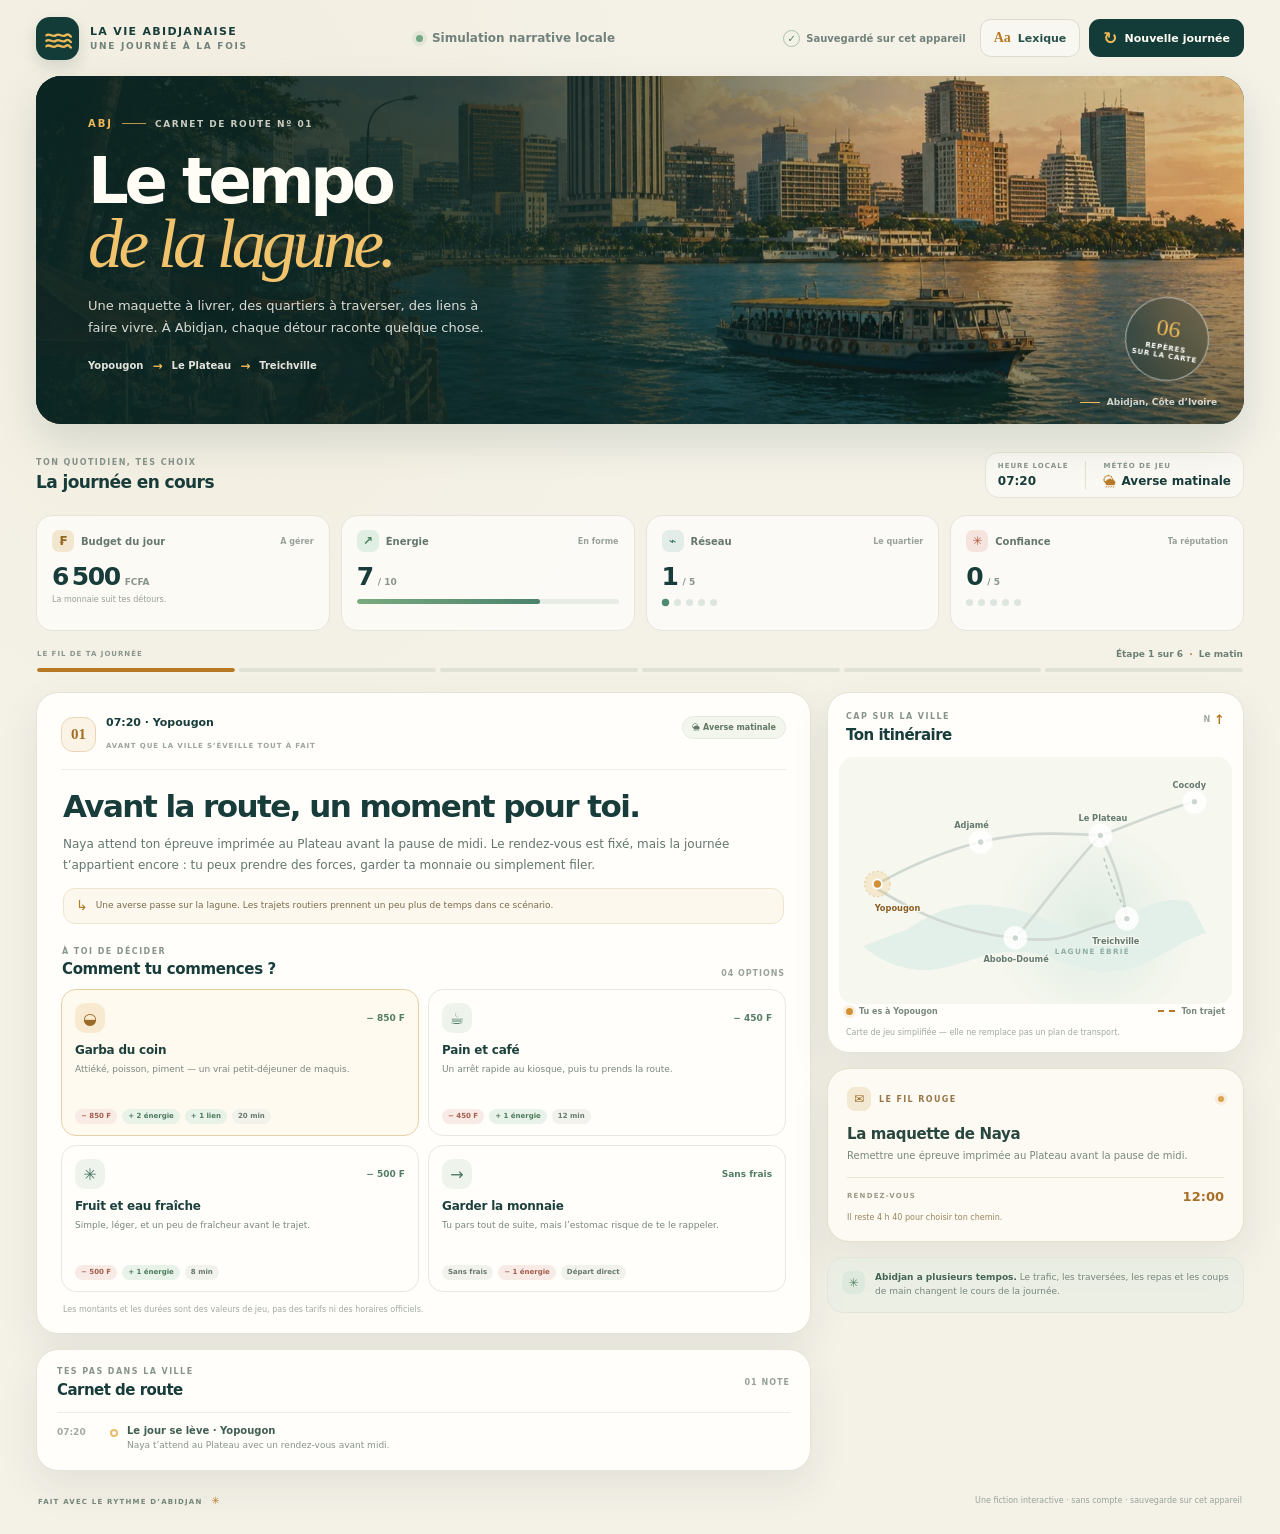
<file: index.html>
<!doctype html>
<html lang="fr">
  <head>
    <meta charset="UTF-8" />
    <meta name="viewport" content="width=device-width, initial-scale=1.0" />
    <meta name="theme-color" content="#f4f1e7" />
    <meta
      name="description"
      content="Une journée à Abidjan : choisis tes trajets, tes rencontres et ton rythme dans une simulation narrative locale."
    />
    <title>La vie abidjanaise — Un jour à la fois</title>
    <link rel="icon" href="data:image/svg+xml,%3Csvg xmlns='http://www.w3.org/2000/svg' viewBox='0 0 100 100'%3E%3Crect width='100' height='100' rx='24' fill='%23154340'/%3E%3Cpath d='M17 56c11-10 20 10 32 0s21 10 34 0M17 71c11-10 20 10 32 0s21 10 34 0' fill='none' stroke='%23f4bd62' stroke-width='7' stroke-linecap='round'/%3E%3C/svg%3E" />
    <link rel="stylesheet" href="styles.css" />
    <script type="module" src="game.js"></script>
  </head>
  <body>
    <div class="app-shell">
      <header class="topbar">
        <a class="brand" href="./" aria-label="La vie abidjanaise, accueil">
          <span class="brand-mark" aria-hidden="true">
            <svg viewBox="0 0 44 44" fill="none">
              <path d="M5 18c5-4 9 4 14 0s9 4 14 0 7 2 8 2" />
              <path d="M5 26c5-4 9 4 14 0s9 4 14 0 7 2 8 2" />
              <path d="M5 34c5-4 9 4 14 0s9 4 14 0 7 2 8 2" />
            </svg>
          </span>
          <span class="brand-copy">
            <strong>LA VIE ABIDJANAISE</strong>
            <small>UNE JOURNÉE À LA FOIS</small>
          </span>
        </a>

        <div class="topbar-center">
          <span class="live-dot" aria-hidden="true"></span>
          <span>Simulation narrative locale</span>
        </div>

        <div class="topbar-actions">
          <span class="save-state" id="save-state">
            <span class="save-icon" aria-hidden="true">✓</span>
            <span id="save-label">Sauvegarde locale</span>
          </span>
          <button class="button button-quiet" id="glossary-button" type="button">
            <span class="button-symbol" aria-hidden="true">Aa</span>
            Lexique
          </button>
          <button class="button button-reset" id="reset-button" type="button" title="Recommencer la journée">
            <span aria-hidden="true">↻</span>
            <span class="reset-label">Nouvelle journée</span>
          </button>
        </div>
      </header>

      <main class="page-content">
        <section class="hero" aria-labelledby="hero-title">
          <img
            class="hero-photo"
            src="public/images/abidjan-lagoon-evening.webp"
            alt="La lagune Ébrié au coucher du soleil, entre le Plateau et Treichville."
          />
          <div class="hero-shade" aria-hidden="true"></div>
          <div class="hero-content">
            <p class="hero-kicker"><span>ABJ</span><i></i> CARNET DE ROUTE Nº 01</p>
            <h1 id="hero-title">Le tempo<br /><em>de la lagune.</em></h1>
            <p class="hero-intro">
              Une maquette à livrer, des quartiers à traverser, des liens à faire vivre.
              À Abidjan, chaque détour raconte quelque chose.
            </p>
            <div class="hero-tags" aria-label="Lieux de cette journée">
              <span>Yopougon</span><b>→</b><span>Le Plateau</span><b>→</b><span>Treichville</span>
            </div>
          </div>
          <div class="hero-stamp" aria-hidden="true">
            <span>06</span>
            <small>REPÈRES<br />SUR LA CARTE</small>
          </div>
          <div class="hero-caption">
            <span class="caption-line"></span>
            <span>Abidjan, Côte d’Ivoire</span>
          </div>
        </section>

        <section class="day-overview" aria-label="État de ta journée">
          <div class="overview-heading">
            <div>
              <p class="section-kicker">TON QUOTIDIEN, TES CHOIX</p>
              <h2>La journée en cours</h2>
            </div>
            <div class="clock-weather">
              <div class="clock-block">
                <span class="micro-label">HEURE LOCALE</span>
                <strong id="current-time">07:20</strong>
              </div>
              <span class="clock-divider" aria-hidden="true"></span>
              <div class="weather-block">
                <span class="micro-label">MÉTÉO DE JEU</span>
                <strong><span id="weather-icon" aria-hidden="true">☀</span><span id="weather-label">Ciel clair</span></strong>
              </div>
            </div>
          </div>

          <div class="metrics-grid">
            <article class="metric-card metric-money">
              <div class="metric-topline">
                <span class="metric-icon" aria-hidden="true">₣</span>
                <span class="metric-label">Budget du jour</span>
                <span class="metric-status" id="money-status">À gérer</span>
              </div>
              <strong class="metric-value"><span id="money-value">6 500</span><small>FCFA</small></strong>
              <span class="metric-caption">La monnaie suit tes détours.</span>
            </article>
            <article class="metric-card metric-energy">
              <div class="metric-topline">
                <span class="metric-icon" aria-hidden="true">↗</span>
                <span class="metric-label">Énergie</span>
                <span class="metric-status" id="energy-status">En forme</span>
              </div>
              <strong class="metric-value"><span id="energy-value">7</span><small>/ 10</small></strong>
              <div class="meter" role="meter" aria-label="Énergie" aria-valuemin="0" aria-valuemax="10" aria-valuenow="7">
                <span class="meter-fill" id="energy-meter"></span>
              </div>
            </article>
            <article class="metric-card metric-network">
              <div class="metric-topline">
                <span class="metric-icon" aria-hidden="true">⌁</span>
                <span class="metric-label">Réseau</span>
                <span class="metric-status">Le quartier</span>
              </div>
              <strong class="metric-value"><span id="network-value">1</span><small>/ 5</small></strong>
              <div class="dot-meter" id="network-meter" aria-label="Réseau, 1 sur 5"></div>
            </article>
            <article class="metric-card metric-trust">
              <div class="metric-topline">
                <span class="metric-icon" aria-hidden="true">✳</span>
                <span class="metric-label">Confiance</span>
                <span class="metric-status">Ta réputation</span>
              </div>
              <strong class="metric-value"><span id="trust-value">0</span><small>/ 5</small></strong>
              <div class="dot-meter trust-meter" id="trust-meter" aria-label="Confiance, 0 sur 5"></div>
            </article>
          </div>

          <div class="day-progress">
            <div class="progress-copy">
              <span class="micro-label">LE FIL DE TA JOURNÉE</span>
              <span id="progress-copy">Étape 1 sur 6 <b>·</b> Le matin</span>
            </div>
            <div class="progress-track" id="progress-track" aria-label="Progression de la journée"></div>
          </div>
        </section>

        <div class="game-layout">
          <section class="story-column" aria-label="Scène et décisions">
            <article class="scene-card" id="scene-card" aria-label="Scène interactive" aria-live="polite">
              <div id="scene-mount"></div>
            </article>

            <section class="journal-card" aria-labelledby="journal-title">
              <div class="journal-heading">
                <div>
                  <p class="section-kicker">TES PAS DANS LA VILLE</p>
                  <h2 id="journal-title">Carnet de route</h2>
                </div>
                <span class="journal-counter" id="journal-counter">01 NOTE</span>
              </div>
              <ol class="journal-list" id="journal-list"></ol>
            </section>
          </section>

          <aside class="city-column" aria-label="Carte et objectif du jour">
            <section class="map-card" aria-labelledby="map-title">
              <div class="card-heading">
                <div>
                  <p class="section-kicker">CAP SUR LA VILLE</p>
                  <h2 id="map-title">Ton itinéraire</h2>
                </div>
                <span class="map-compass" aria-hidden="true">N<span>↑</span></span>
              </div>
              <div class="map-wrap">
                <svg class="city-map" viewBox="0 0 430 270" role="img" aria-labelledby="map-svg-title map-svg-desc">
                  <title id="map-svg-title">Carte schématique d’Abidjan</title>
                  <desc id="map-svg-desc">Yopougon, Adjamé, Abobo-Doumé, le Plateau, Cocody et Treichville reliés par des trajets stylisés autour de la lagune Ébrié.</desc>
                  <path class="lagoon-shape" d="M76 188c45-31 75-30 118-21 37 8 57 30 98 16 31-11 59-34 92-24l18 34c-36 9-66 44-111 42-44-2-60-24-101-22-42 1-69 25-110 19-22-3-39-13-54-25z" />
                  <text class="lagoon-label" x="236" y="216">LAGUNE ÉBRIÉ</text>
                  <path class="map-road" d="M42 139C81 117 114 103 155 93S230 82 286 86" />
                  <path class="map-road" d="M43 145C84 170 124 190 191 198S256 188 315 177" />
                  <path class="map-road" d="M193 198C222 165 249 125 286 86" />
                  <path class="map-road" d="M286 86C324 72 355 58 389 49" />
                  <path class="map-road" d="M286 86C302 116 311 146 315 177" />
                  <path class="map-bridge" d="M290 111C296 132 304 151 313 166" />
                  <path class="chosen-route" id="chosen-route" d="M42 139" />

                  <g class="map-stop is-current" data-stop="yopougon" transform="translate(42 139)">
                    <circle class="stop-halo" r="14" />
                    <circle class="stop-dot" r="5" />
                    <text x="-3" y="29">Yopougon</text>
                  </g>
                  <g class="map-stop" data-stop="adjame" transform="translate(155 93)">
                    <circle class="stop-halo" r="13" />
                    <circle class="stop-dot" r="4" />
                    <text x="-29" y="-15">Adjamé</text>
                  </g>
                  <g class="map-stop" data-stop="abobo-doume" transform="translate(193 198)">
                    <circle class="stop-halo" r="13" />
                    <circle class="stop-dot" r="4" />
                    <text x="-35" y="26">Abobo-Doumé</text>
                  </g>
                  <g class="map-stop" data-stop="plateau" transform="translate(286 86)">
                    <circle class="stop-halo" r="13" />
                    <circle class="stop-dot" r="4" />
                    <text x="-24" y="-16">Le Plateau</text>
                  </g>
                  <g class="map-stop" data-stop="cocody" transform="translate(389 49)">
                    <circle class="stop-halo" r="13" />
                    <circle class="stop-dot" r="4" />
                    <text x="-24" y="-15">Cocody</text>
                  </g>
                  <g class="map-stop" data-stop="treichville" transform="translate(315 177)">
                    <circle class="stop-halo" r="13" />
                    <circle class="stop-dot" r="4" />
                    <text x="-38" y="28">Treichville</text>
                  </g>
                </svg>
              </div>
              <div class="map-legend">
                <span><i class="legend-dot legend-here"></i><span id="current-place-label">Tu es à Yopougon</span></span>
                <span><i class="legend-line"></i>Ton trajet</span>
              </div>
              <p class="map-disclaimer">Carte de jeu simplifiée — elle ne remplace pas un plan de transport.</p>
            </section>

            <section class="mission-card" aria-labelledby="mission-title">
              <div class="mission-topline">
                <span class="mission-icon" aria-hidden="true">✉</span>
                <span class="mission-label">LE FIL ROUGE</span>
                <span class="mission-dot" aria-hidden="true"></span>
              </div>
              <h2 id="mission-title">La maquette de Naya</h2>
              <p id="mission-copy">Remettre une épreuve imprimée au Plateau avant la pause de midi.</p>
              <div class="mission-deadline">
                <span>RENDEZ-VOUS</span>
                <strong id="mission-deadline">12:00</strong>
              </div>
              <p class="mission-status" id="mission-status">Il reste du temps pour choisir ton chemin.</p>
            </section>

            <section class="local-note" aria-label="Note de conception">
              <span class="local-note-icon" aria-hidden="true">✳</span>
              <p><strong>Abidjan a plusieurs tempos.</strong> Le trafic, les traversées, les repas et les coups de main changent le cours de la journée.</p>
            </section>
          </aside>
        </div>

        <footer class="page-footer">
          <span>FAIT AVEC LE RYTHME D’ABIDJAN <b>✳</b></span>
          <span>Une fiction interactive · sans compte · sauvegarde sur cet appareil</span>
        </footer>
      </main>
    </div>

    <dialog class="glossary-dialog" id="glossary-dialog" aria-labelledby="glossary-title">
      <div class="dialog-topline">
        <div>
          <p class="section-kicker">PETIT LEXIQUE DU QUOTIDIEN</p>
          <h2 id="glossary-title">Les mots du trajet</h2>
        </div>
        <button class="dialog-close" id="close-glossary" type="button" aria-label="Fermer le lexique">×</button>
      </div>
      <dl class="glossary-list">
        <div><dt>Gbaka</dt><dd>Minibus collectif, souvent une option populaire pour traverser la ville.</dd></div>
        <div><dt>Wôrô-wôrô</dt><dd>Taxi collectif associé à des trajets et des zones de la ville.</dd></div>
        <div><dt>Maquis</dt><dd>Restaurant de quartier où l’on mange, discute et prend le temps.</dd></div>
        <div><dt>Garba</dt><dd>Attiéké servi avec du poisson et des accompagnements, apprécié dans toute la ville.</dd></div>
        <div><dt>Bateau-bus</dt><dd>Transport sur la lagune, avec des embarcadères et des correspondances selon l’itinéraire.</dd></div>
      </dl>
      <p class="dialog-footnote">Les situations de ce jeu sont fictives; les mots et les lieux font partie d’un quotidien vivant et diversement vécu.</p>
    </dialog>

    <div class="toast" id="toast" role="status" aria-live="polite"></div>
  </body>
</html>
</file>
<file: styles.css>
:root {
  color-scheme: light;
  --ink: #183c39;
  --ink-2: #28514b;
  --muted: #71817b;
  --muted-light: #91a19a;
  --paper: #f4f1e7;
  --paper-deep: #ebe7da;
  --white: #fffefb;
  --teal: #1e5c55;
  --teal-deep: #133c39;
  --lagoon: #d7e8df;
  --gold: #edb857;
  --gold-deep: #b77923;
  --coral: #e7795b;
  --line: #e5e4d9;
  --shadow: 0 16px 42px rgba(32, 59, 51, 0.08);
  --radius: 22px;
  font-family: Inter, ui-sans-serif, system-ui, -apple-system, BlinkMacSystemFont, "Segoe UI", sans-serif;
  font-synthesis: none;
  text-rendering: optimizeLegibility;
  -webkit-font-smoothing: antialiased;
  -moz-osx-font-smoothing: grayscale;
}

* {
  box-sizing: border-box;
}

html {
  min-width: 320px;
  background: var(--paper);
  scroll-behavior: smooth;
}

body {
  min-width: 320px;
  margin: 0;
  background:
    radial-gradient(ellipse at 16% 12%, rgba(228, 213, 172, 0.13), transparent 31rem),
    var(--paper);
  color: var(--ink);
}

button {
  font: inherit;
}

button:focus-visible,
a:focus-visible {
  outline: 3px solid rgba(237, 184, 87, 0.9);
  outline-offset: 3px;
}

.app-shell {
  width: 100%;
  overflow: hidden;
}

.topbar {
  display: flex;
  width: min(1440px, calc(100% - 72px));
  min-height: 76px;
  align-items: center;
  justify-content: space-between;
  gap: 24px;
  margin: 0 auto;
}

.brand {
  display: inline-flex;
  flex: 0 0 auto;
  align-items: center;
  gap: 11px;
  color: inherit;
  text-decoration: none;
}

.brand-mark {
  display: grid;
  width: 43px;
  height: 43px;
  place-items: center;
  border-radius: 14px;
  background: var(--teal-deep);
  box-shadow: 0 7px 16px rgba(19, 60, 57, 0.14);
}

.brand-mark svg {
  width: 30px;
  height: 30px;
}

.brand-mark path {
  stroke: var(--gold);
  stroke-linecap: round;
  stroke-width: 3.4;
}

.brand-copy {
  display: grid;
  gap: 3px;
}

.brand-copy strong {
  color: var(--ink);
  font-size: 11px;
  font-weight: 850;
  letter-spacing: 0.12em;
}

.brand-copy small {
  color: var(--muted);
  font-size: 9px;
  font-weight: 700;
  letter-spacing: 0.19em;
}

.topbar-center {
  display: flex;
  align-items: center;
  gap: 9px;
  color: var(--muted);
  font-size: 12px;
  font-weight: 550;
}

.live-dot,
.mission-dot {
  width: 7px;
  height: 7px;
  border-radius: 50%;
  background: #71a783;
  box-shadow: 0 0 0 4px rgba(113, 167, 131, 0.13);
}

.topbar-actions {
  display: flex;
  align-items: center;
  gap: 9px;
}

.save-state {
  display: inline-flex;
  align-items: center;
  gap: 6px;
  margin-right: 5px;
  color: var(--muted);
  font-size: 10px;
  font-weight: 650;
  white-space: nowrap;
}

.save-icon {
  display: grid;
  width: 17px;
  height: 17px;
  place-items: center;
  border: 1px solid #aac4af;
  border-radius: 50%;
  color: #4d8564;
  font-size: 10px;
}

.button {
  display: inline-flex;
  min-height: 38px;
  align-items: center;
  justify-content: center;
  gap: 7px;
  padding: 0 13px;
  border: 1px solid transparent;
  border-radius: 11px;
  cursor: pointer;
  font-size: 11px;
  font-weight: 750;
  transition: transform 160ms ease, background-color 160ms ease, border-color 160ms ease;
}

.button:hover {
  transform: translateY(-1px);
}

.button-quiet {
  border-color: #dddccf;
  background: rgba(255, 254, 251, 0.52);
  color: var(--ink-2);
}

.button-quiet:hover {
  border-color: #bacbc1;
  background: var(--white);
}

.button-symbol {
  color: var(--gold-deep);
  font-family: Georgia, serif;
  font-size: 14px;
  font-weight: 800;
}

.button-reset {
  background: var(--teal-deep);
  color: #fffdf6;
}

.button-reset:hover {
  background: #20524b;
}

.button-reset > span:first-child {
  color: var(--gold);
  font-size: 17px;
  line-height: 1;
}

.page-content {
  width: min(1440px, calc(100% - 72px));
  margin: 0 auto;
}

.hero {
  position: relative;
  min-height: 348px;
  overflow: hidden;
  isolation: isolate;
  border-radius: 25px;
  background: #174440;
  box-shadow: 0 18px 40px rgba(18, 56, 50, 0.13);
}

.hero-photo,
.hero-shade {
  position: absolute;
  z-index: -1;
  inset: 0;
  width: 100%;
  height: 100%;
}

.hero-photo {
  object-fit: cover;
  object-position: center 51%;
  animation: image-arrive 950ms cubic-bezier(0.2, 0.7, 0.1, 1) both;
}

.hero-shade {
  background:
    linear-gradient(90deg, rgba(11, 39, 37, 0.92) 0%, rgba(11, 39, 37, 0.76) 37%, rgba(11, 39, 37, 0.19) 72%, rgba(11, 39, 37, 0.12) 100%),
    linear-gradient(0deg, rgba(9, 34, 34, 0.47) 0%, transparent 55%);
}

.hero-content {
  max-width: 590px;
  padding: 42px 52px 38px;
  color: white;
  animation: content-arrive 650ms 110ms ease both;
}

.hero-kicker,
.section-kicker,
.micro-label,
.scene-context,
.mission-label,
.mission-deadline span,
.page-footer > span:first-child {
  margin: 0;
  font-size: 9px;
  font-weight: 800;
  letter-spacing: 0.17em;
  text-transform: uppercase;
}

.hero-kicker {
  display: flex;
  align-items: center;
  gap: 9px;
  margin-bottom: 23px;
  color: rgba(255, 252, 239, 0.77);
}

.hero-kicker span {
  color: var(--gold);
  font-size: 10px;
  letter-spacing: 0.2em;
}

.hero-kicker i {
  width: 24px;
  height: 1px;
  background: rgba(237, 184, 87, 0.78);
}

.hero h1 {
  margin: 0;
  color: #fffdf6;
  font-size: clamp(44px, 5vw, 68px);
  font-weight: 800;
  letter-spacing: -0.065em;
  line-height: 0.93;
}

.hero h1 em {
  color: #f1c36c;
  font-family: Georgia, "Times New Roman", serif;
  font-size: 1.08em;
  font-weight: 500;
  letter-spacing: -0.06em;
}

.hero-intro {
  max-width: 415px;
  margin: 19px 0 20px;
  color: rgba(255, 253, 245, 0.84);
  font-size: 13px;
  line-height: 1.7;
}

.hero-tags {
  display: flex;
  align-items: center;
  gap: 9px;
  color: rgba(255, 253, 245, 0.88);
  font-size: 10px;
  font-weight: 700;
}

.hero-tags b {
  color: var(--gold);
  font-size: 12px;
}

.hero-stamp {
  position: absolute;
  right: 35px;
  bottom: 43px;
  display: grid;
  width: 84px;
  height: 84px;
  align-content: center;
  justify-items: center;
  border: 1px solid rgba(255, 255, 255, 0.58);
  border-radius: 50%;
  background: rgba(11, 47, 44, 0.28);
  color: white;
  text-align: center;
  transform: rotate(9deg);
  backdrop-filter: blur(7px);
}

.hero-stamp span {
  color: var(--gold);
  font-family: Georgia, serif;
  font-size: 24px;
  line-height: 0.95;
}

.hero-stamp small {
  margin-top: 4px;
  font-size: 7px;
  font-weight: 800;
  letter-spacing: 0.12em;
  line-height: 1.25;
}

.hero-caption {
  position: absolute;
  right: 27px;
  bottom: 17px;
  display: flex;
  align-items: center;
  gap: 7px;
  color: rgba(255, 253, 245, 0.78);
  font-size: 9px;
  font-weight: 650;
}

.caption-line {
  width: 20px;
  height: 1px;
  background: var(--gold);
}

.day-overview {
  padding: 28px 0 0;
}

.overview-heading,
.card-heading,
.journal-heading,
.choices-heading,
.progress-copy {
  display: flex;
  align-items: center;
  justify-content: space-between;
  gap: 18px;
}

.section-kicker {
  color: #87948b;
  font-size: 8px;
  letter-spacing: 0.18em;
}

.overview-heading h2,
.card-heading h2,
.journal-heading h2 {
  margin: 5px 0 0;
  color: var(--ink);
  font-size: 17px;
  font-weight: 790;
  letter-spacing: -0.035em;
}

.clock-weather {
  display: flex;
  align-items: center;
  gap: 17px;
  padding: 8px 12px;
  border: 1px solid #e6e4d8;
  border-radius: 14px;
  background: rgba(255, 254, 251, 0.58);
}

.clock-block,
.weather-block {
  display: grid;
  gap: 4px;
}

.micro-label {
  color: #89968e;
  font-size: 7px;
  letter-spacing: 0.14em;
}

.clock-block strong,
.weather-block strong {
  color: var(--ink);
  font-size: 12px;
  font-weight: 780;
}

.weather-block strong {
  display: flex;
  align-items: center;
  gap: 5px;
}

#weather-icon {
  color: var(--gold-deep);
  font-size: 13px;
}

.clock-divider {
  width: 1px;
  height: 28px;
  background: #e3e0d3;
}

.metrics-grid {
  display: grid;
  grid-template-columns: repeat(4, minmax(0, 1fr));
  gap: 11px;
  margin-top: 17px;
}

.metric-card {
  min-height: 116px;
  padding: 14px 15px 12px;
  border: 1px solid #e7e5db;
  border-radius: 16px;
  background: rgba(255, 254, 251, 0.74);
}

.metric-topline {
  display: flex;
  align-items: center;
  gap: 7px;
  min-width: 0;
}

.metric-icon {
  display: grid;
  flex: 0 0 auto;
  width: 22px;
  height: 22px;
  place-items: center;
  border-radius: 7px;
  background: #f2e7ce;
  color: #956621;
  font-size: 12px;
  font-weight: 850;
}

.metric-energy .metric-icon {
  background: #e1eee4;
  color: #41815b;
}

.metric-network .metric-icon {
  background: #e2ece8;
  color: #2e7063;
}

.metric-trust .metric-icon {
  background: #f5e4de;
  color: #b35c43;
}

.metric-label {
  overflow: hidden;
  color: #65766e;
  font-size: 10px;
  font-weight: 700;
  text-overflow: ellipsis;
  white-space: nowrap;
}

.metric-status {
  overflow: hidden;
  margin-left: auto;
  color: #98a29b;
  font-size: 8px;
  font-weight: 620;
  text-overflow: ellipsis;
  white-space: nowrap;
}

.metric-value {
  display: flex;
  align-items: baseline;
  gap: 5px;
  margin-top: 12px;
  color: var(--ink);
  font-size: 25px;
  font-weight: 820;
  letter-spacing: -0.055em;
  line-height: 1;
}

.metric-value small {
  color: #87948c;
  font-size: 9px;
  font-weight: 750;
  letter-spacing: 0;
}

.metric-caption {
  display: block;
  margin-top: 6px;
  color: #97a098;
  font-size: 8px;
}

.meter {
  height: 5px;
  overflow: hidden;
  margin-top: 10px;
  border-radius: 6px;
  background: #e7ece4;
}

.meter-fill {
  display: block;
  width: 70%;
  height: 100%;
  border-radius: inherit;
  background: linear-gradient(90deg, #79aa7f, #4a826b);
  transition: width 280ms ease;
}

.dot-meter {
  display: flex;
  gap: 5px;
  margin-top: 10px;
}

.dot-meter i {
  width: 7px;
  height: 7px;
  border-radius: 50%;
  background: #dce6dd;
  transition: background-color 200ms ease, transform 200ms ease;
}

.dot-meter i.is-filled {
  background: #4d8a70;
  transform: scale(1.05);
}

.trust-meter i.is-filled {
  background: #d87857;
}

.day-progress {
  padding: 18px 1px 20px;
}

.progress-copy {
  margin-bottom: 9px;
}

.progress-copy > span:last-child {
  color: #6e7f76;
  font-size: 9px;
  font-weight: 700;
}

.progress-copy b {
  padding: 0 3px;
  color: var(--gold-deep);
}

.progress-track {
  display: grid;
  grid-template-columns: repeat(6, minmax(0, 1fr));
  gap: 4px;
}

.progress-segment {
  position: relative;
  height: 4px;
  overflow: hidden;
  border-radius: 6px;
  background: #e0e1d7;
}

.progress-segment::after {
  position: absolute;
  inset: 0;
  border-radius: inherit;
  background: var(--teal);
  content: "";
  transform: scaleX(0);
  transform-origin: left;
  transition: transform 300ms ease;
}

.progress-segment.is-complete::after,
.progress-segment.is-current::after {
  transform: scaleX(1);
}

.progress-segment.is-current::after {
  background: var(--gold-deep);
}

.game-layout {
  display: grid;
  grid-template-columns: minmax(0, 1.58fr) minmax(290px, 0.85fr);
  align-items: start;
  gap: 16px;
}

.story-column,
.city-column {
  display: grid;
  gap: 15px;
  min-width: 0;
}

.scene-card,
.journal-card,
.map-card,
.mission-card {
  border: 1px solid #e4e4d8;
  border-radius: var(--radius);
  background: var(--white);
  box-shadow: var(--shadow);
}

.scene-card {
  overflow: hidden;
  padding: 23px 24px 17px;
}

.scene-heading {
  display: flex;
  align-items: flex-start;
  justify-content: space-between;
  gap: 12px;
  padding-bottom: 17px;
  border-bottom: 1px solid #eeeee6;
}

.scene-heading-left {
  display: flex;
  align-items: center;
  gap: 10px;
}

.scene-index {
  display: grid;
  flex: 0 0 auto;
  width: 35px;
  height: 35px;
  place-items: center;
  border: 1px solid #e7d6b5;
  border-radius: 12px;
  background: #fbf4e6;
  color: #a36d24;
  font-family: Georgia, "Times New Roman", serif;
  font-size: 15px;
  font-weight: 700;
}

.scene-kicker {
  margin: 0 0 4px;
  color: var(--ink);
  font-size: 11px;
  font-weight: 780;
}

.scene-context {
  color: #9ba59d;
  font-size: 7px;
  letter-spacing: 0.13em;
}

.scene-weather {
  padding: 6px 9px;
  border: 1px solid #e5e9dc;
  border-radius: 20px;
  background: #f2f6ed;
  color: #637764;
  font-size: 8px;
  font-weight: 750;
  white-space: nowrap;
}

.scene-copy {
  padding: 19px 2px 2px;
}

.scene-copy h2 {
  max-width: 650px;
  margin: 0;
  color: var(--ink);
  font-size: clamp(23px, 3vw, 31px);
  font-weight: 790;
  letter-spacing: -0.05em;
  line-height: 1.13;
}

.scene-copy > p {
  max-width: 670px;
  margin: 10px 0 0;
  color: #63766e;
  font-size: 12px;
  line-height: 1.72;
}

.scene-note {
  display: flex;
  align-items: flex-start;
  gap: 8px;
  margin-top: 13px;
  padding: 10px 12px;
  border: 1px solid #efe5ce;
  border-radius: 12px;
  background: #fcf8ed;
  color: #7d6b4d;
  font-size: 9px;
  line-height: 1.55;
}

.scene-note[hidden] {
  display: none;
}

.note-mark {
  flex: 0 0 auto;
  color: var(--gold-deep);
  font-size: 14px;
  line-height: 0.9;
}

.choices-heading {
  align-items: flex-end;
  margin: 21px 1px 11px;
}

.choices-heading h3 {
  margin: 4px 0 0;
  color: var(--ink);
  font-size: 15px;
  font-weight: 780;
  letter-spacing: -0.025em;
}

.choice-count {
  color: #9aa39b;
  font-size: 8px;
  font-weight: 800;
  letter-spacing: 0.12em;
}

.choice-grid {
  display: grid;
  grid-template-columns: repeat(2, minmax(0, 1fr));
  gap: 9px;
}

.choice-card {
  position: relative;
  display: flex;
  min-width: 0;
  min-height: 147px;
  flex-direction: column;
  align-items: stretch;
  padding: 13px 13px 11px;
  border: 1px solid #e7e8df;
  border-radius: 15px;
  background: #fffefb;
  color: inherit;
  cursor: pointer;
  text-align: left;
  transition: border-color 180ms ease, box-shadow 180ms ease, transform 180ms ease, background-color 180ms ease;
}

.choice-card:hover:not(:disabled) {
  z-index: 1;
  border-color: #adbeac;
  background: #fbfdf8;
  box-shadow: 0 10px 24px rgba(28, 72, 61, 0.09);
  transform: translateY(-2px);
}

.choice-card:focus-visible {
  outline: 3px solid rgba(237, 184, 87, 0.75);
  outline-offset: 2px;
}

.choice-card:disabled {
  cursor: not-allowed;
  opacity: 0.52;
}

.choice-card.is-featured {
  border-color: #e5d0a6;
  background: #fffaf0;
}

.choice-top {
  display: flex;
  align-items: center;
  justify-content: space-between;
  gap: 8px;
}

.choice-icon {
  display: grid;
  width: 30px;
  height: 30px;
  flex: 0 0 auto;
  place-items: center;
  border-radius: 10px;
  background: #eef3eb;
  color: #477563;
  font-size: 16px;
}

.choice-card.is-featured .choice-icon {
  background: #f7ead1;
  color: #9a6a29;
}

.choice-cost {
  color: #527d65;
  font-size: 9px;
  font-weight: 800;
  text-align: right;
}

.choice-title {
  margin: 10px 0 0;
  color: #1c403b;
  font-size: 12px;
  font-weight: 800;
  letter-spacing: -0.018em;
  line-height: 1.3;
}

.choice-description {
  margin: 4px 0 0;
  color: #78877f;
  font-size: 9px;
  line-height: 1.5;
}

.choice-bottom {
  display: flex;
  flex-wrap: wrap;
  gap: 5px;
  margin-top: auto;
  padding-top: 10px;
}

.choice-chip {
  padding: 4px 6px;
  border-radius: 20px;
  background: #f1f2eb;
  color: #687970;
  font-size: 7px;
  font-weight: 750;
  line-height: 1;
}

.choice-chip.positive {
  background: #e9f2e9;
  color: #4d7c5d;
}

.choice-chip.negative {
  background: #f8eae5;
  color: #a45e4e;
}

.scene-feedback {
  margin-top: 12px;
  padding: 12px 13px;
  border-left: 3px solid var(--gold);
  border-radius: 0 11px 11px 0;
  background: #fbf6e9;
  color: #5e6c5e;
  font-size: 10px;
  line-height: 1.55;
}

.scene-feedback[hidden] {
  display: none;
}

.scene-footnote {
  margin: 12px 2px 0;
  color: #a1aaa2;
  font-size: 8px;
  line-height: 1.45;
}

.journal-card {
  padding: 17px 20px 18px;
}

.journal-heading {
  padding-bottom: 13px;
  border-bottom: 1px solid #ededE5;
}

.journal-heading h2 {
  font-size: 15px;
}

.journal-counter {
  color: #96a198;
  font-size: 8px;
  font-weight: 780;
  letter-spacing: 0.13em;
}

.journal-list {
  display: grid;
  gap: 0;
  margin: 0;
  padding: 0;
  list-style: none;
}

.journal-item {
  display: grid;
  grid-template-columns: 45px 9px minmax(0, 1fr);
  align-items: start;
  gap: 8px;
  padding: 12px 0 0;
}

.journal-time {
  padding-top: 2px;
  color: #a1aaa2;
  font-size: 9px;
  font-weight: 750;
}

.journal-pin {
  position: relative;
  width: 8px;
  height: 8px;
  margin-top: 4px;
  border: 2px solid #e9bc6e;
  border-radius: 50%;
  background: white;
}

.journal-item:not(:last-child) .journal-pin::after {
  position: absolute;
  top: 7px;
  left: 1px;
  width: 2px;
  height: 25px;
  background: #eee6d4;
  content: "";
}

.journal-entry strong {
  display: block;
  color: #405e53;
  font-size: 10px;
  font-weight: 790;
}

.journal-entry p {
  margin: 3px 0 0;
  color: #87938b;
  font-size: 9px;
  line-height: 1.45;
}

.map-card {
  overflow: hidden;
  padding: 19px 18px 14px;
}

.card-heading {
  align-items: flex-start;
}

.card-heading h2 {
  font-size: 15px;
}

.map-compass {
  display: flex;
  align-items: center;
  gap: 4px;
  color: #a1aaa1;
  font-size: 8px;
  font-weight: 800;
}

.map-compass span {
  color: var(--gold-deep);
  font-size: 13px;
}

.map-wrap {
  margin: 13px -7px 1px;
  border-radius: 15px;
  background:
    radial-gradient(circle at 65% 69%, rgba(213, 232, 221, 0.72), transparent 33%),
    #f6f7ef;
}

.city-map {
  display: block;
  width: 100%;
  height: auto;
  overflow: visible;
}

.lagoon-shape {
  fill: #e3f0e9;
}

.lagoon-label {
  fill: #8faea2;
  font-size: 8px;
  font-weight: 750;
  letter-spacing: 0.18em;
}

.map-road {
  fill: none;
  stroke: #d0d9d1;
  stroke-linecap: round;
  stroke-width: 3;
}

.map-bridge {
  fill: none;
  stroke: #b5c4bb;
  stroke-dasharray: 3 5;
  stroke-linecap: round;
  stroke-width: 1.6;
}

.chosen-route {
  fill: none;
  stroke: var(--gold-deep);
  stroke-linecap: round;
  stroke-linejoin: round;
  stroke-width: 3.5;
  stroke-dasharray: 8 7;
  filter: drop-shadow(0 1px 1px rgba(255, 255, 255, 0.8));
  transition: d 350ms ease;
}

.map-stop {
  --stop-color: #cbd6ce;
}

.map-stop.is-visited {
  --stop-color: #70977d;
}

.map-stop.is-current {
  --stop-color: #d39036;
}

.stop-halo {
  fill: rgba(255, 255, 255, 0.82);
  stroke: transparent;
  stroke-width: 1;
  transition: r 200ms ease, stroke 200ms ease;
}

.map-stop.is-current .stop-halo {
  fill: rgba(237, 184, 87, 0.21);
  stroke: rgba(211, 144, 54, 0.5);
  stroke-dasharray: 2 3;
}

.stop-dot {
  fill: var(--stop-color);
  stroke: white;
  stroke-width: 2;
}

.map-stop text {
  fill: #647a70;
  font-size: 9px;
  font-weight: 750;
  paint-order: stroke;
  stroke: #f6f7ef;
  stroke-linejoin: round;
  stroke-width: 3px;
}

.map-stop.is-current text {
  fill: #8a5d25;
  font-weight: 850;
}

.map-legend {
  display: flex;
  align-items: center;
  justify-content: space-between;
  gap: 8px;
  margin-top: 3px;
  color: #7a8980;
  font-size: 8px;
  font-weight: 650;
}

.map-legend > span {
  display: flex;
  align-items: center;
  gap: 6px;
}

.legend-dot {
  width: 7px;
  height: 7px;
  border-radius: 50%;
}

.legend-here {
  background: #d39036;
  box-shadow: 0 0 0 3px rgba(211, 144, 54, 0.14);
}

.legend-line {
  width: 17px;
  height: 0;
  border-top: 2px dashed var(--gold-deep);
}

.map-disclaimer {
  margin: 11px 0 0;
  color: #a0a9a0;
  font-size: 8px;
  line-height: 1.45;
}

.mission-card {
  padding: 18px 19px 17px;
  border-color: #e6dfcd;
  background: #fcfaf3;
}

.mission-topline {
  display: flex;
  align-items: center;
  gap: 8px;
}

.mission-icon {
  display: grid;
  width: 24px;
  height: 24px;
  place-items: center;
  border-radius: 8px;
  background: #f3e8d1;
  color: #9c6b2a;
  font-size: 12px;
}

.mission-label {
  color: #977748;
  font-size: 8px;
}

.mission-dot {
  width: 6px;
  height: 6px;
  margin-left: auto;
  background: #d8a44e;
  box-shadow: 0 0 0 3px rgba(216, 164, 78, 0.15);
}

.mission-card h2 {
  margin: 14px 0 5px;
  color: #29473e;
  font-size: 15px;
  font-weight: 800;
  letter-spacing: -0.025em;
}

.mission-card > p {
  margin: 0;
  color: #78877c;
  font-size: 10px;
  line-height: 1.55;
}

.mission-deadline {
  display: flex;
  align-items: center;
  justify-content: space-between;
  margin-top: 13px;
  padding-top: 11px;
  border-top: 1px solid #ece5d5;
}

.mission-deadline span {
  color: #9a9b86;
  font-size: 7px;
}

.mission-deadline strong {
  color: #a87028;
  font-size: 13px;
  font-weight: 820;
}

.mission-status {
  margin-top: 8px !important;
  color: #9a865f !important;
  font-size: 8px !important;
}

.mission-card.is-done {
  border-color: #c7dccb;
  background: #f5faf3;
}

.mission-card.is-done .mission-icon {
  background: #e2f0e0;
  color: #4c815c;
}

.mission-card.is-missed {
  border-color: #ead4c8;
  background: #fcf6f2;
}

.local-note {
  display: flex;
  align-items: flex-start;
  gap: 10px;
  padding: 13px 14px;
  border: 1px solid #e3e6da;
  border-radius: 16px;
  background: rgba(231, 239, 228, 0.65);
}

.local-note-icon {
  display: grid;
  flex: 0 0 auto;
  width: 23px;
  height: 23px;
  place-items: center;
  border-radius: 8px;
  background: #dde9dd;
  color: #5a8569;
  font-size: 12px;
}

.local-note p {
  margin: 0;
  color: #78877d;
  font-size: 9px;
  line-height: 1.55;
}

.local-note strong {
  color: #466556;
  font-weight: 800;
}

.page-footer {
  display: flex;
  align-items: center;
  justify-content: space-between;
  gap: 18px;
  padding: 24px 2px 28px;
  color: #98a39a;
  font-size: 8px;
}

.page-footer > span:first-child {
  color: #748579;
  font-size: 7px;
}

.page-footer b {
  padding-left: 5px;
  color: var(--gold-deep);
  font-size: 10px;
}

.glossary-dialog {
  width: min(530px, calc(100% - 28px));
  max-height: min(690px, calc(100% - 28px));
  padding: 23px;
  border: 1px solid #deded1;
  border-radius: 22px;
  background: var(--white);
  color: var(--ink);
  box-shadow: 0 24px 80px rgba(12, 39, 36, 0.26);
}

.glossary-dialog::backdrop {
  background: rgba(11, 36, 34, 0.58);
  backdrop-filter: blur(3px);
}

.dialog-topline {
  display: flex;
  align-items: flex-start;
  justify-content: space-between;
  gap: 15px;
  padding-bottom: 15px;
  border-bottom: 1px solid #ecece3;
}

.dialog-topline h2 {
  margin: 5px 0 0;
  font-size: 20px;
  letter-spacing: -0.04em;
}

.dialog-close {
  display: grid;
  width: 33px;
  height: 33px;
  place-items: center;
  border: 1px solid #e5e4d9;
  border-radius: 11px;
  background: #faf9f4;
  color: #6b7b72;
  cursor: pointer;
  font-size: 22px;
  line-height: 1;
}

.glossary-list {
  display: grid;
  gap: 0;
  margin: 4px 0 0;
}

.glossary-list div {
  padding: 11px 0;
  border-bottom: 1px solid #efeee6;
}

.glossary-list dt {
  color: #315d4e;
  font-size: 12px;
  font-weight: 820;
}

.glossary-list dd {
  margin: 4px 0 0;
  color: #718078;
  font-size: 10px;
  line-height: 1.55;
}

.dialog-footnote {
  margin: 14px 0 0;
  color: #9aa39a;
  font-size: 8px;
  line-height: 1.55;
}

.toast {
  position: fixed;
  z-index: 10;
  right: 22px;
  bottom: 20px;
  max-width: min(380px, calc(100% - 44px));
  padding: 11px 15px;
  border: 1px solid rgba(255, 255, 255, 0.1);
  border-radius: 13px;
  background: var(--teal-deep);
  color: white;
  box-shadow: 0 13px 35px rgba(19, 60, 57, 0.22);
  font-size: 10px;
  line-height: 1.5;
  opacity: 0;
  pointer-events: none;
  transform: translateY(8px);
  transition: opacity 180ms ease, transform 180ms ease;
}

.toast.is-visible {
  opacity: 1;
  transform: translateY(0);
}

.end-card {
  position: relative;
  overflow: hidden;
  margin: -23px -24px -17px;
  padding: 34px 28px 25px;
  background:
    radial-gradient(circle at 88% 11%, rgba(235, 184, 87, 0.19), transparent 160px),
    linear-gradient(135deg, #fffdf6, #f5f6eb);
}

.end-card::before {
  position: absolute;
  top: -62px;
  right: -28px;
  width: 210px;
  height: 210px;
  border: 1px solid rgba(77, 131, 104, 0.14);
  border-radius: 50%;
  box-shadow: 0 0 0 20px rgba(77, 131, 104, 0.035), 0 0 0 42px rgba(77, 131, 104, 0.025);
  content: "";
}

.end-kicker {
  position: relative;
  display: inline-flex;
  align-items: center;
  gap: 7px;
  padding: 7px 10px;
  border: 1px solid #e4d4b6;
  border-radius: 20px;
  background: rgba(255, 250, 238, 0.85);
  color: #8a6d3d;
  font-size: 8px;
  font-weight: 800;
  letter-spacing: 0.13em;
  text-transform: uppercase;
}

.end-kicker span {
  color: #d08d31;
}

.end-card h2 {
  position: relative;
  max-width: 600px;
  margin: 17px 0 8px;
  color: var(--ink);
  font-family: Georgia, "Times New Roman", serif;
  font-size: clamp(29px, 4vw, 43px);
  font-weight: 600;
  letter-spacing: -0.04em;
  line-height: 1.05;
}

.end-card > p {
  position: relative;
  max-width: 560px;
  margin: 0;
  color: #677970;
  font-size: 11px;
  line-height: 1.7;
}

.end-summary {
  position: relative;
  display: grid;
  grid-template-columns: repeat(3, minmax(0, 1fr));
  gap: 8px;
  margin-top: 20px;
}

.end-summary-item {
  padding: 11px 12px;
  border: 1px solid #e5e8dc;
  border-radius: 12px;
  background: rgba(255, 255, 255, 0.7);
}

.end-summary-item span {
  display: block;
  color: #9aa59a;
  font-size: 7px;
  font-weight: 800;
  letter-spacing: 0.13em;
  text-transform: uppercase;
}

.end-summary-item strong {
  display: block;
  margin-top: 6px;
  color: #2b4f43;
  font-size: 14px;
  font-weight: 820;
}

.ending-badges {
  position: relative;
  display: flex;
  flex-wrap: wrap;
  gap: 7px;
  margin-top: 13px;
}

.ending-badge {
  display: inline-flex;
  align-items: center;
  gap: 6px;
  padding: 6px 9px;
  border: 1px solid #e3e9dd;
  border-radius: 20px;
  background: #f6faf3;
  color: #537660;
  font-size: 8px;
  font-weight: 750;
}

.ending-badge span {
  color: #cd9a45;
}

.end-replay {
  position: relative;
  display: inline-flex;
  min-height: 42px;
  align-items: center;
  gap: 9px;
  margin-top: 21px;
  padding: 0 17px;
  border: 0;
  border-radius: 12px;
  background: var(--teal-deep);
  color: white;
  cursor: pointer;
  font-size: 10px;
  font-weight: 800;
  transition: transform 160ms ease, background-color 160ms ease;
}

.end-replay:hover {
  background: #245c52;
  transform: translateY(-1px);
}

.end-replay span {
  color: var(--gold);
  font-size: 15px;
}

@keyframes image-arrive {
  from { transform: scale(1.035); opacity: 0.65; }
  to { transform: scale(1); opacity: 1; }
}

@keyframes content-arrive {
  from { transform: translateY(7px); opacity: 0; }
  to { transform: translateY(0); opacity: 1; }
}

@media (max-width: 1050px) {
  .topbar,
  .page-content {
    width: min(100% - 42px, 980px);
  }

  .topbar-center {
    display: none;
  }

  .game-layout {
    grid-template-columns: minmax(0, 1.35fr) minmax(275px, 0.85fr);
  }

  .metric-status {
    display: none;
  }
}

@media (max-width: 760px) {
  .topbar,
  .page-content {
    width: min(100% - 30px, 620px);
  }

  .topbar {
    min-height: 67px;
    gap: 10px;
  }

  .brand-mark {
    width: 38px;
    height: 38px;
  }

  .brand-copy strong {
    font-size: 9px;
  }

  .brand-copy small {
    font-size: 7px;
  }

  .save-state {
    display: none;
  }

  .button {
    min-height: 35px;
    padding: 0 10px;
    font-size: 10px;
  }

  .button-quiet {
    padding: 0 9px;
  }

  .hero {
    min-height: 335px;
    border-radius: 20px;
  }

  .hero-photo {
    object-position: 55% center;
  }

  .hero-shade {
    background:
      linear-gradient(90deg, rgba(11, 39, 37, 0.9) 0%, rgba(11, 39, 37, 0.68) 55%, rgba(11, 39, 37, 0.22) 100%),
      linear-gradient(0deg, rgba(9, 34, 34, 0.54), transparent 60%);
  }

  .hero-content {
    max-width: 510px;
    padding: 37px 28px 30px;
  }

  .hero h1 {
    font-size: clamp(42px, 10vw, 59px);
  }

  .hero-intro {
    max-width: 370px;
    font-size: 12px;
  }

  .hero-stamp {
    right: 20px;
    bottom: 40px;
    width: 67px;
    height: 67px;
  }

  .hero-stamp span {
    font-size: 18px;
  }

  .hero-stamp small {
    font-size: 6px;
  }

  .hero-caption {
    right: 14px;
    bottom: 14px;
    font-size: 8px;
  }

  .day-overview {
    padding-top: 22px;
  }

  .metrics-grid {
    grid-template-columns: repeat(2, minmax(0, 1fr));
  }

  .metric-card {
    min-height: 109px;
  }

  .metric-status {
    display: inline;
  }

  .game-layout {
    grid-template-columns: 1fr;
    gap: 14px;
  }

  .city-column {
    grid-template-columns: repeat(2, minmax(0, 1fr));
    align-items: stretch;
  }

  .map-card {
    grid-row: span 2;
  }

  .local-note {
    grid-column: 1 / -1;
  }

  .page-footer {
    flex-direction: column;
    align-items: flex-start;
    gap: 7px;
    padding-bottom: 22px;
  }
}

@media (max-width: 520px) {
  .topbar,
  .page-content {
    width: calc(100% - 24px);
  }

  .topbar {
    min-height: 62px;
  }

  .brand {
    gap: 8px;
  }

  .brand-mark {
    width: 35px;
    height: 35px;
    border-radius: 11px;
  }

  .brand-mark svg {
    width: 26px;
    height: 26px;
  }

  .brand-copy strong {
    max-width: 120px;
    font-size: 8px;
    letter-spacing: 0.08em;
  }

  .brand-copy small {
    font-size: 6px;
    letter-spacing: 0.15em;
  }

  .topbar-actions {
    gap: 6px;
  }

  .button-quiet {
    min-width: 36px;
    padding: 0 8px;
    font-size: 0;
  }

  .button-symbol {
    font-size: 14px;
  }

  .button-reset {
    width: 36px;
    min-width: 36px;
    padding: 0;
    font-size: 16px;
  }

  .reset-label {
    display: none;
  }

  .hero {
    min-height: 342px;
    border-radius: 17px;
  }

  .hero-content {
    padding: 32px 20px 32px;
  }

  .hero-kicker {
    margin-bottom: 21px;
    font-size: 8px;
  }

  .hero h1 {
    font-size: clamp(40px, 12vw, 53px);
  }

  .hero-intro {
    max-width: 285px;
    margin: 16px 0;
    font-size: 11px;
    line-height: 1.62;
  }

  .hero-tags {
    gap: 6px;
    font-size: 8px;
  }

  .hero-stamp {
    right: 12px;
    bottom: 37px;
    width: 57px;
    height: 57px;
  }

  .hero-caption {
    right: 11px;
    font-size: 7px;
  }

  .overview-heading {
    align-items: flex-start;
  }

  .overview-heading h2 {
    font-size: 15px;
  }

  .clock-weather {
    gap: 9px;
    padding: 7px 8px;
  }

  .clock-block strong,
  .weather-block strong {
    font-size: 10px;
  }

  .micro-label {
    font-size: 6px;
  }

  .metrics-grid {
    gap: 8px;
    margin-top: 12px;
  }

  .metric-card {
    min-height: 103px;
    padding: 11px 10px;
    border-radius: 13px;
  }

  .metric-topline {
    gap: 5px;
  }

  .metric-icon {
    width: 20px;
    height: 20px;
    font-size: 10px;
  }

  .metric-label {
    font-size: 9px;
  }

  .metric-status {
    display: none;
  }

  .metric-value {
    margin-top: 11px;
    font-size: 22px;
  }

  .day-progress {
    padding: 15px 0 16px;
  }

  .game-layout {
    gap: 11px;
  }

  .scene-card {
    padding: 17px 14px 14px;
    border-radius: 17px;
  }

  .scene-index {
    width: 31px;
    height: 31px;
    border-radius: 10px;
    font-size: 13px;
  }

  .scene-context {
    max-width: 195px;
    font-size: 6px;
  }

  .scene-weather {
    padding: 5px 7px;
    font-size: 7px;
  }

  .scene-copy {
    padding-top: 16px;
  }

  .scene-copy h2 {
    font-size: 23px;
  }

  .scene-copy > p {
    font-size: 11px;
  }

  .choices-heading {
    margin-top: 18px;
  }

  .choice-grid {
    grid-template-columns: 1fr;
    gap: 7px;
  }

  .choice-card {
    min-height: 0;
    padding: 11px 11px 10px;
  }

  .choice-title {
    margin-top: 8px;
  }

  .choice-bottom {
    padding-top: 8px;
  }

  .city-column {
    grid-template-columns: 1fr;
  }

  .map-card {
    grid-row: auto;
    padding: 16px 15px 13px;
  }

  .map-wrap {
    margin-right: 0;
    margin-left: 0;
  }

  .mission-card {
    padding: 16px;
  }

  .local-note {
    grid-column: auto;
  }

  .journal-card {
    padding: 15px 15px 16px;
  }

  .page-footer {
    font-size: 7px;
  }

  .end-card {
    margin: -17px -14px -14px;
    padding: 27px 16px 19px;
  }

  .end-summary {
    grid-template-columns: 1fr;
  }
}

@media (prefers-reduced-motion: reduce) {
  *,
  *::before,
  *::after {
    scroll-behavior: auto !important;
    animation-duration: 0.01ms !important;
    animation-iteration-count: 1 !important;
    transition-duration: 0.01ms !important;
  }
}
</file>
<file: public/styles.css>
:root {
  color-scheme: light;
  --ink: #183c39;
  --ink-2: #28514b;
  --muted: #71817b;
  --muted-light: #91a19a;
  --paper: #f4f1e7;
  --paper-deep: #ebe7da;
  --white: #fffefb;
  --teal: #1e5c55;
  --teal-deep: #133c39;
  --lagoon: #d7e8df;
  --gold: #edb857;
  --gold-deep: #b77923;
  --coral: #e7795b;
  --line: #e5e4d9;
  --shadow: 0 16px 42px rgba(32, 59, 51, 0.08);
  --radius: 22px;
  font-family: Inter, ui-sans-serif, system-ui, -apple-system, BlinkMacSystemFont, "Segoe UI", sans-serif;
  font-synthesis: none;
  text-rendering: optimizeLegibility;
  -webkit-font-smoothing: antialiased;
  -moz-osx-font-smoothing: grayscale;
}

* {
  box-sizing: border-box;
}

html {
  min-width: 320px;
  background: var(--paper);
  scroll-behavior: smooth;
}

body {
  min-width: 320px;
  margin: 0;
  background:
    radial-gradient(ellipse at 16% 12%, rgba(228, 213, 172, 0.13), transparent 31rem),
    var(--paper);
  color: var(--ink);
}

button {
  font: inherit;
}

button:focus-visible,
a:focus-visible {
  outline: 3px solid rgba(237, 184, 87, 0.9);
  outline-offset: 3px;
}

.app-shell {
  width: 100%;
  overflow: hidden;
}

.topbar {
  display: flex;
  width: min(1440px, calc(100% - 72px));
  min-height: 76px;
  align-items: center;
  justify-content: space-between;
  gap: 24px;
  margin: 0 auto;
}

.brand {
  display: inline-flex;
  flex: 0 0 auto;
  align-items: center;
  gap: 11px;
  color: inherit;
  text-decoration: none;
}

.brand-mark {
  display: grid;
  width: 43px;
  height: 43px;
  place-items: center;
  border-radius: 14px;
  background: var(--teal-deep);
  box-shadow: 0 7px 16px rgba(19, 60, 57, 0.14);
}

.brand-mark svg {
  width: 30px;
  height: 30px;
}

.brand-mark path {
  stroke: var(--gold);
  stroke-linecap: round;
  stroke-width: 3.4;
}

.brand-copy {
  display: grid;
  gap: 3px;
}

.brand-copy strong {
  color: var(--ink);
  font-size: 11px;
  font-weight: 850;
  letter-spacing: 0.12em;
}

.brand-copy small {
  color: var(--muted);
  font-size: 9px;
  font-weight: 700;
  letter-spacing: 0.19em;
}

.topbar-center {
  display: flex;
  align-items: center;
  gap: 9px;
  color: var(--muted);
  font-size: 12px;
  font-weight: 550;
}

.live-dot,
.mission-dot {
  width: 7px;
  height: 7px;
  border-radius: 50%;
  background: #71a783;
  box-shadow: 0 0 0 4px rgba(113, 167, 131, 0.13);
}

.topbar-actions {
  display: flex;
  align-items: center;
  gap: 9px;
}

.save-state {
  display: inline-flex;
  align-items: center;
  gap: 6px;
  margin-right: 5px;
  color: var(--muted);
  font-size: 10px;
  font-weight: 650;
  white-space: nowrap;
}

.save-icon {
  display: grid;
  width: 17px;
  height: 17px;
  place-items: center;
  border: 1px solid #aac4af;
  border-radius: 50%;
  color: #4d8564;
  font-size: 10px;
}

.button {
  display: inline-flex;
  min-height: 38px;
  align-items: center;
  justify-content: center;
  gap: 7px;
  padding: 0 13px;
  border: 1px solid transparent;
  border-radius: 11px;
  cursor: pointer;
  font-size: 11px;
  font-weight: 750;
  transition: transform 160ms ease, background-color 160ms ease, border-color 160ms ease;
}

.button:hover {
  transform: translateY(-1px);
}

.button-quiet {
  border-color: #dddccf;
  background: rgba(255, 254, 251, 0.52);
  color: var(--ink-2);
}

.button-quiet:hover {
  border-color: #bacbc1;
  background: var(--white);
}

.button-symbol {
  color: var(--gold-deep);
  font-family: Georgia, serif;
  font-size: 14px;
  font-weight: 800;
}

.button-reset {
  background: var(--teal-deep);
  color: #fffdf6;
}

.button-reset:hover {
  background: #20524b;
}

.button-reset > span:first-child {
  color: var(--gold);
  font-size: 17px;
  line-height: 1;
}

.page-content {
  width: min(1440px, calc(100% - 72px));
  margin: 0 auto;
}

.hero {
  position: relative;
  min-height: 348px;
  overflow: hidden;
  isolation: isolate;
  border-radius: 25px;
  background: #174440;
  box-shadow: 0 18px 40px rgba(18, 56, 50, 0.13);
}

.hero-photo,
.hero-shade {
  position: absolute;
  z-index: -1;
  inset: 0;
  width: 100%;
  height: 100%;
}

.hero-photo {
  object-fit: cover;
  object-position: center 51%;
  animation: image-arrive 950ms cubic-bezier(0.2, 0.7, 0.1, 1) both;
}

.hero-shade {
  background:
    linear-gradient(90deg, rgba(11, 39, 37, 0.92) 0%, rgba(11, 39, 37, 0.76) 37%, rgba(11, 39, 37, 0.19) 72%, rgba(11, 39, 37, 0.12) 100%),
    linear-gradient(0deg, rgba(9, 34, 34, 0.47) 0%, transparent 55%);
}

.hero-content {
  max-width: 590px;
  padding: 42px 52px 38px;
  color: white;
  animation: content-arrive 650ms 110ms ease both;
}

.hero-kicker,
.section-kicker,
.micro-label,
.scene-context,
.mission-label,
.mission-deadline span,
.page-footer > span:first-child {
  margin: 0;
  font-size: 9px;
  font-weight: 800;
  letter-spacing: 0.17em;
  text-transform: uppercase;
}

.hero-kicker {
  display: flex;
  align-items: center;
  gap: 9px;
  margin-bottom: 23px;
  color: rgba(255, 252, 239, 0.77);
}

.hero-kicker span {
  color: var(--gold);
  font-size: 10px;
  letter-spacing: 0.2em;
}

.hero-kicker i {
  width: 24px;
  height: 1px;
  background: rgba(237, 184, 87, 0.78);
}

.hero h1 {
  margin: 0;
  color: #fffdf6;
  font-size: clamp(44px, 5vw, 68px);
  font-weight: 800;
  letter-spacing: -0.065em;
  line-height: 0.93;
}

.hero h1 em {
  color: #f1c36c;
  font-family: Georgia, "Times New Roman", serif;
  font-size: 1.08em;
  font-weight: 500;
  letter-spacing: -0.06em;
}

.hero-intro {
  max-width: 415px;
  margin: 19px 0 20px;
  color: rgba(255, 253, 245, 0.84);
  font-size: 13px;
  line-height: 1.7;
}

.hero-tags {
  display: flex;
  align-items: center;
  gap: 9px;
  color: rgba(255, 253, 245, 0.88);
  font-size: 10px;
  font-weight: 700;
}

.hero-tags b {
  color: var(--gold);
  font-size: 12px;
}

.hero-stamp {
  position: absolute;
  right: 35px;
  bottom: 43px;
  display: grid;
  width: 84px;
  height: 84px;
  align-content: center;
  justify-items: center;
  border: 1px solid rgba(255, 255, 255, 0.58);
  border-radius: 50%;
  background: rgba(11, 47, 44, 0.28);
  color: white;
  text-align: center;
  transform: rotate(9deg);
  backdrop-filter: blur(7px);
}

.hero-stamp span {
  color: var(--gold);
  font-family: Georgia, serif;
  font-size: 24px;
  line-height: 0.95;
}

.hero-stamp small {
  margin-top: 4px;
  font-size: 7px;
  font-weight: 800;
  letter-spacing: 0.12em;
  line-height: 1.25;
}

.hero-caption {
  position: absolute;
  right: 27px;
  bottom: 17px;
  display: flex;
  align-items: center;
  gap: 7px;
  color: rgba(255, 253, 245, 0.78);
  font-size: 9px;
  font-weight: 650;
}

.caption-line {
  width: 20px;
  height: 1px;
  background: var(--gold);
}

.day-overview {
  padding: 28px 0 0;
}

.overview-heading,
.card-heading,
.journal-heading,
.choices-heading,
.progress-copy {
  display: flex;
  align-items: center;
  justify-content: space-between;
  gap: 18px;
}

.section-kicker {
  color: #87948b;
  font-size: 8px;
  letter-spacing: 0.18em;
}

.overview-heading h2,
.card-heading h2,
.journal-heading h2 {
  margin: 5px 0 0;
  color: var(--ink);
  font-size: 17px;
  font-weight: 790;
  letter-spacing: -0.035em;
}

.clock-weather {
  display: flex;
  align-items: center;
  gap: 17px;
  padding: 8px 12px;
  border: 1px solid #e6e4d8;
  border-radius: 14px;
  background: rgba(255, 254, 251, 0.58);
}

.clock-block,
.weather-block {
  display: grid;
  gap: 4px;
}

.micro-label {
  color: #89968e;
  font-size: 7px;
  letter-spacing: 0.14em;
}

.clock-block strong,
.weather-block strong {
  color: var(--ink);
  font-size: 12px;
  font-weight: 780;
}

.weather-block strong {
  display: flex;
  align-items: center;
  gap: 5px;
}

#weather-icon {
  color: var(--gold-deep);
  font-size: 13px;
}

.clock-divider {
  width: 1px;
  height: 28px;
  background: #e3e0d3;
}

.metrics-grid {
  display: grid;
  grid-template-columns: repeat(4, minmax(0, 1fr));
  gap: 11px;
  margin-top: 17px;
}

.metric-card {
  min-height: 116px;
  padding: 14px 15px 12px;
  border: 1px solid #e7e5db;
  border-radius: 16px;
  background: rgba(255, 254, 251, 0.74);
}

.metric-topline {
  display: flex;
  align-items: center;
  gap: 7px;
  min-width: 0;
}

.metric-icon {
  display: grid;
  flex: 0 0 auto;
  width: 22px;
  height: 22px;
  place-items: center;
  border-radius: 7px;
  background: #f2e7ce;
  color: #956621;
  font-size: 12px;
  font-weight: 850;
}

.metric-energy .metric-icon {
  background: #e1eee4;
  color: #41815b;
}

.metric-network .metric-icon {
  background: #e2ece8;
  color: #2e7063;
}

.metric-trust .metric-icon {
  background: #f5e4de;
  color: #b35c43;
}

.metric-label {
  overflow: hidden;
  color: #65766e;
  font-size: 10px;
  font-weight: 700;
  text-overflow: ellipsis;
  white-space: nowrap;
}

.metric-status {
  overflow: hidden;
  margin-left: auto;
  color: #98a29b;
  font-size: 8px;
  font-weight: 620;
  text-overflow: ellipsis;
  white-space: nowrap;
}

.metric-value {
  display: flex;
  align-items: baseline;
  gap: 5px;
  margin-top: 12px;
  color: var(--ink);
  font-size: 25px;
  font-weight: 820;
  letter-spacing: -0.055em;
  line-height: 1;
}

.metric-value small {
  color: #87948c;
  font-size: 9px;
  font-weight: 750;
  letter-spacing: 0;
}

.metric-caption {
  display: block;
  margin-top: 6px;
  color: #97a098;
  font-size: 8px;
}

.meter {
  height: 5px;
  overflow: hidden;
  margin-top: 10px;
  border-radius: 6px;
  background: #e7ece4;
}

.meter-fill {
  display: block;
  width: 70%;
  height: 100%;
  border-radius: inherit;
  background: linear-gradient(90deg, #79aa7f, #4a826b);
  transition: width 280ms ease;
}

.dot-meter {
  display: flex;
  gap: 5px;
  margin-top: 10px;
}

.dot-meter i {
  width: 7px;
  height: 7px;
  border-radius: 50%;
  background: #dce6dd;
  transition: background-color 200ms ease, transform 200ms ease;
}

.dot-meter i.is-filled {
  background: #4d8a70;
  transform: scale(1.05);
}

.trust-meter i.is-filled {
  background: #d87857;
}

.day-progress {
  padding: 18px 1px 20px;
}

.progress-copy {
  margin-bottom: 9px;
}

.progress-copy > span:last-child {
  color: #6e7f76;
  font-size: 9px;
  font-weight: 700;
}

.progress-copy b {
  padding: 0 3px;
  color: var(--gold-deep);
}

.progress-track {
  display: grid;
  grid-template-columns: repeat(6, minmax(0, 1fr));
  gap: 4px;
}

.progress-segment {
  position: relative;
  height: 4px;
  overflow: hidden;
  border-radius: 6px;
  background: #e0e1d7;
}

.progress-segment::after {
  position: absolute;
  inset: 0;
  border-radius: inherit;
  background: var(--teal);
  content: "";
  transform: scaleX(0);
  transform-origin: left;
  transition: transform 300ms ease;
}

.progress-segment.is-complete::after,
.progress-segment.is-current::after {
  transform: scaleX(1);
}

.progress-segment.is-current::after {
  background: var(--gold-deep);
}

.game-layout {
  display: grid;
  grid-template-columns: minmax(0, 1.58fr) minmax(290px, 0.85fr);
  align-items: start;
  gap: 16px;
}

.story-column,
.city-column {
  display: grid;
  gap: 15px;
  min-width: 0;
}

.scene-card,
.journal-card,
.map-card,
.mission-card {
  border: 1px solid #e4e4d8;
  border-radius: var(--radius);
  background: var(--white);
  box-shadow: var(--shadow);
}

.scene-card {
  overflow: hidden;
  padding: 23px 24px 17px;
}

.scene-heading {
  display: flex;
  align-items: flex-start;
  justify-content: space-between;
  gap: 12px;
  padding-bottom: 17px;
  border-bottom: 1px solid #eeeee6;
}

.scene-heading-left {
  display: flex;
  align-items: center;
  gap: 10px;
}

.scene-index {
  display: grid;
  flex: 0 0 auto;
  width: 35px;
  height: 35px;
  place-items: center;
  border: 1px solid #e7d6b5;
  border-radius: 12px;
  background: #fbf4e6;
  color: #a36d24;
  font-family: Georgia, "Times New Roman", serif;
  font-size: 15px;
  font-weight: 700;
}

.scene-kicker {
  margin: 0 0 4px;
  color: var(--ink);
  font-size: 11px;
  font-weight: 780;
}

.scene-context {
  color: #9ba59d;
  font-size: 7px;
  letter-spacing: 0.13em;
}

.scene-weather {
  padding: 6px 9px;
  border: 1px solid #e5e9dc;
  border-radius: 20px;
  background: #f2f6ed;
  color: #637764;
  font-size: 8px;
  font-weight: 750;
  white-space: nowrap;
}

.scene-copy {
  padding: 19px 2px 2px;
}

.scene-copy h2 {
  max-width: 650px;
  margin: 0;
  color: var(--ink);
  font-size: clamp(23px, 3vw, 31px);
  font-weight: 790;
  letter-spacing: -0.05em;
  line-height: 1.13;
}

.scene-copy > p {
  max-width: 670px;
  margin: 10px 0 0;
  color: #63766e;
  font-size: 12px;
  line-height: 1.72;
}

.scene-note {
  display: flex;
  align-items: flex-start;
  gap: 8px;
  margin-top: 13px;
  padding: 10px 12px;
  border: 1px solid #efe5ce;
  border-radius: 12px;
  background: #fcf8ed;
  color: #7d6b4d;
  font-size: 9px;
  line-height: 1.55;
}

.scene-note[hidden] {
  display: none;
}

.note-mark {
  flex: 0 0 auto;
  color: var(--gold-deep);
  font-size: 14px;
  line-height: 0.9;
}

.choices-heading {
  align-items: flex-end;
  margin: 21px 1px 11px;
}

.choices-heading h3 {
  margin: 4px 0 0;
  color: var(--ink);
  font-size: 15px;
  font-weight: 780;
  letter-spacing: -0.025em;
}

.choice-count {
  color: #9aa39b;
  font-size: 8px;
  font-weight: 800;
  letter-spacing: 0.12em;
}

.choice-grid {
  display: grid;
  grid-template-columns: repeat(2, minmax(0, 1fr));
  gap: 9px;
}

.choice-card {
  position: relative;
  display: flex;
  min-width: 0;
  min-height: 147px;
  flex-direction: column;
  align-items: stretch;
  padding: 13px 13px 11px;
  border: 1px solid #e7e8df;
  border-radius: 15px;
  background: #fffefb;
  color: inherit;
  cursor: pointer;
  text-align: left;
  transition: border-color 180ms ease, box-shadow 180ms ease, transform 180ms ease, background-color 180ms ease;
}

.choice-card:hover:not(:disabled) {
  z-index: 1;
  border-color: #adbeac;
  background: #fbfdf8;
  box-shadow: 0 10px 24px rgba(28, 72, 61, 0.09);
  transform: translateY(-2px);
}

.choice-card:focus-visible {
  outline: 3px solid rgba(237, 184, 87, 0.75);
  outline-offset: 2px;
}

.choice-card:disabled {
  cursor: not-allowed;
  opacity: 0.52;
}

.choice-card.is-featured {
  border-color: #e5d0a6;
  background: #fffaf0;
}

.choice-top {
  display: flex;
  align-items: center;
  justify-content: space-between;
  gap: 8px;
}

.choice-icon {
  display: grid;
  width: 30px;
  height: 30px;
  flex: 0 0 auto;
  place-items: center;
  border-radius: 10px;
  background: #eef3eb;
  color: #477563;
  font-size: 16px;
}

.choice-card.is-featured .choice-icon {
  background: #f7ead1;
  color: #9a6a29;
}

.choice-cost {
  color: #527d65;
  font-size: 9px;
  font-weight: 800;
  text-align: right;
}

.choice-title {
  margin: 10px 0 0;
  color: #1c403b;
  font-size: 12px;
  font-weight: 800;
  letter-spacing: -0.018em;
  line-height: 1.3;
}

.choice-description {
  margin: 4px 0 0;
  color: #78877f;
  font-size: 9px;
  line-height: 1.5;
}

.choice-bottom {
  display: flex;
  flex-wrap: wrap;
  gap: 5px;
  margin-top: auto;
  padding-top: 10px;
}

.choice-chip {
  padding: 4px 6px;
  border-radius: 20px;
  background: #f1f2eb;
  color: #687970;
  font-size: 7px;
  font-weight: 750;
  line-height: 1;
}

.choice-chip.positive {
  background: #e9f2e9;
  color: #4d7c5d;
}

.choice-chip.negative {
  background: #f8eae5;
  color: #a45e4e;
}

.scene-feedback {
  margin-top: 12px;
  padding: 12px 13px;
  border-left: 3px solid var(--gold);
  border-radius: 0 11px 11px 0;
  background: #fbf6e9;
  color: #5e6c5e;
  font-size: 10px;
  line-height: 1.55;
}

.scene-feedback[hidden] {
  display: none;
}

.scene-footnote {
  margin: 12px 2px 0;
  color: #a1aaa2;
  font-size: 8px;
  line-height: 1.45;
}

.journal-card {
  padding: 17px 20px 18px;
}

.journal-heading {
  padding-bottom: 13px;
  border-bottom: 1px solid #ededE5;
}

.journal-heading h2 {
  font-size: 15px;
}

.journal-counter {
  color: #96a198;
  font-size: 8px;
  font-weight: 780;
  letter-spacing: 0.13em;
}

.journal-list {
  display: grid;
  gap: 0;
  margin: 0;
  padding: 0;
  list-style: none;
}

.journal-item {
  display: grid;
  grid-template-columns: 45px 9px minmax(0, 1fr);
  align-items: start;
  gap: 8px;
  padding: 12px 0 0;
}

.journal-time {
  padding-top: 2px;
  color: #a1aaa2;
  font-size: 9px;
  font-weight: 750;
}

.journal-pin {
  position: relative;
  width: 8px;
  height: 8px;
  margin-top: 4px;
  border: 2px solid #e9bc6e;
  border-radius: 50%;
  background: white;
}

.journal-item:not(:last-child) .journal-pin::after {
  position: absolute;
  top: 7px;
  left: 1px;
  width: 2px;
  height: 25px;
  background: #eee6d4;
  content: "";
}

.journal-entry strong {
  display: block;
  color: #405e53;
  font-size: 10px;
  font-weight: 790;
}

.journal-entry p {
  margin: 3px 0 0;
  color: #87938b;
  font-size: 9px;
  line-height: 1.45;
}

.map-card {
  overflow: hidden;
  padding: 19px 18px 14px;
}

.card-heading {
  align-items: flex-start;
}

.card-heading h2 {
  font-size: 15px;
}

.map-compass {
  display: flex;
  align-items: center;
  gap: 4px;
  color: #a1aaa1;
  font-size: 8px;
  font-weight: 800;
}

.map-compass span {
  color: var(--gold-deep);
  font-size: 13px;
}

.map-wrap {
  margin: 13px -7px 1px;
  border-radius: 15px;
  background:
    radial-gradient(circle at 65% 69%, rgba(213, 232, 221, 0.72), transparent 33%),
    #f6f7ef;
}

.city-map {
  display: block;
  width: 100%;
  height: auto;
  overflow: visible;
}

.lagoon-shape {
  fill: #e3f0e9;
}

.lagoon-label {
  fill: #8faea2;
  font-size: 8px;
  font-weight: 750;
  letter-spacing: 0.18em;
}

.map-road {
  fill: none;
  stroke: #d0d9d1;
  stroke-linecap: round;
  stroke-width: 3;
}

.map-bridge {
  fill: none;
  stroke: #b5c4bb;
  stroke-dasharray: 3 5;
  stroke-linecap: round;
  stroke-width: 1.6;
}

.chosen-route {
  fill: none;
  stroke: var(--gold-deep);
  stroke-linecap: round;
  stroke-linejoin: round;
  stroke-width: 3.5;
  stroke-dasharray: 8 7;
  filter: drop-shadow(0 1px 1px rgba(255, 255, 255, 0.8));
  transition: d 350ms ease;
}

.map-stop {
  --stop-color: #cbd6ce;
}

.map-stop.is-visited {
  --stop-color: #70977d;
}

.map-stop.is-current {
  --stop-color: #d39036;
}

.stop-halo {
  fill: rgba(255, 255, 255, 0.82);
  stroke: transparent;
  stroke-width: 1;
  transition: r 200ms ease, stroke 200ms ease;
}

.map-stop.is-current .stop-halo {
  fill: rgba(237, 184, 87, 0.21);
  stroke: rgba(211, 144, 54, 0.5);
  stroke-dasharray: 2 3;
}

.stop-dot {
  fill: var(--stop-color);
  stroke: white;
  stroke-width: 2;
}

.map-stop text {
  fill: #647a70;
  font-size: 9px;
  font-weight: 750;
  paint-order: stroke;
  stroke: #f6f7ef;
  stroke-linejoin: round;
  stroke-width: 3px;
}

.map-stop.is-current text {
  fill: #8a5d25;
  font-weight: 850;
}

.map-legend {
  display: flex;
  align-items: center;
  justify-content: space-between;
  gap: 8px;
  margin-top: 3px;
  color: #7a8980;
  font-size: 8px;
  font-weight: 650;
}

.map-legend > span {
  display: flex;
  align-items: center;
  gap: 6px;
}

.legend-dot {
  width: 7px;
  height: 7px;
  border-radius: 50%;
}

.legend-here {
  background: #d39036;
  box-shadow: 0 0 0 3px rgba(211, 144, 54, 0.14);
}

.legend-line {
  width: 17px;
  height: 0;
  border-top: 2px dashed var(--gold-deep);
}

.map-disclaimer {
  margin: 11px 0 0;
  color: #a0a9a0;
  font-size: 8px;
  line-height: 1.45;
}

.mission-card {
  padding: 18px 19px 17px;
  border-color: #e6dfcd;
  background: #fcfaf3;
}

.mission-topline {
  display: flex;
  align-items: center;
  gap: 8px;
}

.mission-icon {
  display: grid;
  width: 24px;
  height: 24px;
  place-items: center;
  border-radius: 8px;
  background: #f3e8d1;
  color: #9c6b2a;
  font-size: 12px;
}

.mission-label {
  color: #977748;
  font-size: 8px;
}

.mission-dot {
  width: 6px;
  height: 6px;
  margin-left: auto;
  background: #d8a44e;
  box-shadow: 0 0 0 3px rgba(216, 164, 78, 0.15);
}

.mission-card h2 {
  margin: 14px 0 5px;
  color: #29473e;
  font-size: 15px;
  font-weight: 800;
  letter-spacing: -0.025em;
}

.mission-card > p {
  margin: 0;
  color: #78877c;
  font-size: 10px;
  line-height: 1.55;
}

.mission-deadline {
  display: flex;
  align-items: center;
  justify-content: space-between;
  margin-top: 13px;
  padding-top: 11px;
  border-top: 1px solid #ece5d5;
}

.mission-deadline span {
  color: #9a9b86;
  font-size: 7px;
}

.mission-deadline strong {
  color: #a87028;
  font-size: 13px;
  font-weight: 820;
}

.mission-status {
  margin-top: 8px !important;
  color: #9a865f !important;
  font-size: 8px !important;
}

.mission-card.is-done {
  border-color: #c7dccb;
  background: #f5faf3;
}

.mission-card.is-done .mission-icon {
  background: #e2f0e0;
  color: #4c815c;
}

.mission-card.is-missed {
  border-color: #ead4c8;
  background: #fcf6f2;
}

.local-note {
  display: flex;
  align-items: flex-start;
  gap: 10px;
  padding: 13px 14px;
  border: 1px solid #e3e6da;
  border-radius: 16px;
  background: rgba(231, 239, 228, 0.65);
}

.local-note-icon {
  display: grid;
  flex: 0 0 auto;
  width: 23px;
  height: 23px;
  place-items: center;
  border-radius: 8px;
  background: #dde9dd;
  color: #5a8569;
  font-size: 12px;
}

.local-note p {
  margin: 0;
  color: #78877d;
  font-size: 9px;
  line-height: 1.55;
}

.local-note strong {
  color: #466556;
  font-weight: 800;
}

.page-footer {
  display: flex;
  align-items: center;
  justify-content: space-between;
  gap: 18px;
  padding: 24px 2px 28px;
  color: #98a39a;
  font-size: 8px;
}

.page-footer > span:first-child {
  color: #748579;
  font-size: 7px;
}

.page-footer b {
  padding-left: 5px;
  color: var(--gold-deep);
  font-size: 10px;
}

.glossary-dialog {
  width: min(530px, calc(100% - 28px));
  max-height: min(690px, calc(100% - 28px));
  padding: 23px;
  border: 1px solid #deded1;
  border-radius: 22px;
  background: var(--white);
  color: var(--ink);
  box-shadow: 0 24px 80px rgba(12, 39, 36, 0.26);
}

.glossary-dialog::backdrop {
  background: rgba(11, 36, 34, 0.58);
  backdrop-filter: blur(3px);
}

.dialog-topline {
  display: flex;
  align-items: flex-start;
  justify-content: space-between;
  gap: 15px;
  padding-bottom: 15px;
  border-bottom: 1px solid #ecece3;
}

.dialog-topline h2 {
  margin: 5px 0 0;
  font-size: 20px;
  letter-spacing: -0.04em;
}

.dialog-close {
  display: grid;
  width: 33px;
  height: 33px;
  place-items: center;
  border: 1px solid #e5e4d9;
  border-radius: 11px;
  background: #faf9f4;
  color: #6b7b72;
  cursor: pointer;
  font-size: 22px;
  line-height: 1;
}

.glossary-list {
  display: grid;
  gap: 0;
  margin: 4px 0 0;
}

.glossary-list div {
  padding: 11px 0;
  border-bottom: 1px solid #efeee6;
}

.glossary-list dt {
  color: #315d4e;
  font-size: 12px;
  font-weight: 820;
}

.glossary-list dd {
  margin: 4px 0 0;
  color: #718078;
  font-size: 10px;
  line-height: 1.55;
}

.dialog-footnote {
  margin: 14px 0 0;
  color: #9aa39a;
  font-size: 8px;
  line-height: 1.55;
}

.toast {
  position: fixed;
  z-index: 10;
  right: 22px;
  bottom: 20px;
  max-width: min(380px, calc(100% - 44px));
  padding: 11px 15px;
  border: 1px solid rgba(255, 255, 255, 0.1);
  border-radius: 13px;
  background: var(--teal-deep);
  color: white;
  box-shadow: 0 13px 35px rgba(19, 60, 57, 0.22);
  font-size: 10px;
  line-height: 1.5;
  opacity: 0;
  pointer-events: none;
  transform: translateY(8px);
  transition: opacity 180ms ease, transform 180ms ease;
}

.toast.is-visible {
  opacity: 1;
  transform: translateY(0);
}

.end-card {
  position: relative;
  overflow: hidden;
  margin: -23px -24px -17px;
  padding: 34px 28px 25px;
  background:
    radial-gradient(circle at 88% 11%, rgba(235, 184, 87, 0.19), transparent 160px),
    linear-gradient(135deg, #fffdf6, #f5f6eb);
}

.end-card::before {
  position: absolute;
  top: -62px;
  right: -28px;
  width: 210px;
  height: 210px;
  border: 1px solid rgba(77, 131, 104, 0.14);
  border-radius: 50%;
  box-shadow: 0 0 0 20px rgba(77, 131, 104, 0.035), 0 0 0 42px rgba(77, 131, 104, 0.025);
  content: "";
}

.end-kicker {
  position: relative;
  display: inline-flex;
  align-items: center;
  gap: 7px;
  padding: 7px 10px;
  border: 1px solid #e4d4b6;
  border-radius: 20px;
  background: rgba(255, 250, 238, 0.85);
  color: #8a6d3d;
  font-size: 8px;
  font-weight: 800;
  letter-spacing: 0.13em;
  text-transform: uppercase;
}

.end-kicker span {
  color: #d08d31;
}

.end-card h2 {
  position: relative;
  max-width: 600px;
  margin: 17px 0 8px;
  color: var(--ink);
  font-family: Georgia, "Times New Roman", serif;
  font-size: clamp(29px, 4vw, 43px);
  font-weight: 600;
  letter-spacing: -0.04em;
  line-height: 1.05;
}

.end-card > p {
  position: relative;
  max-width: 560px;
  margin: 0;
  color: #677970;
  font-size: 11px;
  line-height: 1.7;
}

.end-summary {
  position: relative;
  display: grid;
  grid-template-columns: repeat(3, minmax(0, 1fr));
  gap: 8px;
  margin-top: 20px;
}

.end-summary-item {
  padding: 11px 12px;
  border: 1px solid #e5e8dc;
  border-radius: 12px;
  background: rgba(255, 255, 255, 0.7);
}

.end-summary-item span {
  display: block;
  color: #9aa59a;
  font-size: 7px;
  font-weight: 800;
  letter-spacing: 0.13em;
  text-transform: uppercase;
}

.end-summary-item strong {
  display: block;
  margin-top: 6px;
  color: #2b4f43;
  font-size: 14px;
  font-weight: 820;
}

.ending-badges {
  position: relative;
  display: flex;
  flex-wrap: wrap;
  gap: 7px;
  margin-top: 13px;
}

.ending-badge {
  display: inline-flex;
  align-items: center;
  gap: 6px;
  padding: 6px 9px;
  border: 1px solid #e3e9dd;
  border-radius: 20px;
  background: #f6faf3;
  color: #537660;
  font-size: 8px;
  font-weight: 750;
}

.ending-badge span {
  color: #cd9a45;
}

.end-replay {
  position: relative;
  display: inline-flex;
  min-height: 42px;
  align-items: center;
  gap: 9px;
  margin-top: 21px;
  padding: 0 17px;
  border: 0;
  border-radius: 12px;
  background: var(--teal-deep);
  color: white;
  cursor: pointer;
  font-size: 10px;
  font-weight: 800;
  transition: transform 160ms ease, background-color 160ms ease;
}

.end-replay:hover {
  background: #245c52;
  transform: translateY(-1px);
}

.end-replay span {
  color: var(--gold);
  font-size: 15px;
}

@keyframes image-arrive {
  from { transform: scale(1.035); opacity: 0.65; }
  to { transform: scale(1); opacity: 1; }
}

@keyframes content-arrive {
  from { transform: translateY(7px); opacity: 0; }
  to { transform: translateY(0); opacity: 1; }
}

@media (max-width: 1050px) {
  .topbar,
  .page-content {
    width: min(100% - 42px, 980px);
  }

  .topbar-center {
    display: none;
  }

  .game-layout {
    grid-template-columns: minmax(0, 1.35fr) minmax(275px, 0.85fr);
  }

  .metric-status {
    display: none;
  }
}

@media (max-width: 760px) {
  .topbar,
  .page-content {
    width: min(100% - 30px, 620px);
  }

  .topbar {
    min-height: 67px;
    gap: 10px;
  }

  .brand-mark {
    width: 38px;
    height: 38px;
  }

  .brand-copy strong {
    font-size: 9px;
  }

  .brand-copy small {
    font-size: 7px;
  }

  .save-state {
    display: none;
  }

  .button {
    min-height: 35px;
    padding: 0 10px;
    font-size: 10px;
  }

  .button-quiet {
    padding: 0 9px;
  }

  .hero {
    min-height: 335px;
    border-radius: 20px;
  }

  .hero-photo {
    object-position: 55% center;
  }

  .hero-shade {
    background:
      linear-gradient(90deg, rgba(11, 39, 37, 0.9) 0%, rgba(11, 39, 37, 0.68) 55%, rgba(11, 39, 37, 0.22) 100%),
      linear-gradient(0deg, rgba(9, 34, 34, 0.54), transparent 60%);
  }

  .hero-content {
    max-width: 510px;
    padding: 37px 28px 30px;
  }

  .hero h1 {
    font-size: clamp(42px, 10vw, 59px);
  }

  .hero-intro {
    max-width: 370px;
    font-size: 12px;
  }

  .hero-stamp {
    right: 20px;
    bottom: 40px;
    width: 67px;
    height: 67px;
  }

  .hero-stamp span {
    font-size: 18px;
  }

  .hero-stamp small {
    font-size: 6px;
  }

  .hero-caption {
    right: 14px;
    bottom: 14px;
    font-size: 8px;
  }

  .day-overview {
    padding-top: 22px;
  }

  .metrics-grid {
    grid-template-columns: repeat(2, minmax(0, 1fr));
  }

  .metric-card {
    min-height: 109px;
  }

  .metric-status {
    display: inline;
  }

  .game-layout {
    grid-template-columns: 1fr;
    gap: 14px;
  }

  .city-column {
    grid-template-columns: repeat(2, minmax(0, 1fr));
    align-items: stretch;
  }

  .map-card {
    grid-row: span 2;
  }

  .local-note {
    grid-column: 1 / -1;
  }

  .page-footer {
    flex-direction: column;
    align-items: flex-start;
    gap: 7px;
    padding-bottom: 22px;
  }
}

@media (max-width: 520px) {
  .topbar,
  .page-content {
    width: calc(100% - 24px);
  }

  .topbar {
    min-height: 62px;
  }

  .brand {
    gap: 8px;
  }

  .brand-mark {
    width: 35px;
    height: 35px;
    border-radius: 11px;
  }

  .brand-mark svg {
    width: 26px;
    height: 26px;
  }

  .brand-copy strong {
    max-width: 120px;
    font-size: 8px;
    letter-spacing: 0.08em;
  }

  .brand-copy small {
    font-size: 6px;
    letter-spacing: 0.15em;
  }

  .topbar-actions {
    gap: 6px;
  }

  .button-quiet {
    min-width: 36px;
    padding: 0 8px;
    font-size: 0;
  }

  .button-symbol {
    font-size: 14px;
  }

  .button-reset {
    width: 36px;
    min-width: 36px;
    padding: 0;
    font-size: 16px;
  }

  .reset-label {
    display: none;
  }

  .hero {
    min-height: 342px;
    border-radius: 17px;
  }

  .hero-content {
    padding: 32px 20px 32px;
  }

  .hero-kicker {
    margin-bottom: 21px;
    font-size: 8px;
  }

  .hero h1 {
    font-size: clamp(40px, 12vw, 53px);
  }

  .hero-intro {
    max-width: 285px;
    margin: 16px 0;
    font-size: 11px;
    line-height: 1.62;
  }

  .hero-tags {
    gap: 6px;
    font-size: 8px;
  }

  .hero-stamp {
    right: 12px;
    bottom: 37px;
    width: 57px;
    height: 57px;
  }

  .hero-caption {
    right: 11px;
    font-size: 7px;
  }

  .overview-heading {
    align-items: flex-start;
  }

  .overview-heading h2 {
    font-size: 15px;
  }

  .clock-weather {
    gap: 9px;
    padding: 7px 8px;
  }

  .clock-block strong,
  .weather-block strong {
    font-size: 10px;
  }

  .micro-label {
    font-size: 6px;
  }

  .metrics-grid {
    gap: 8px;
    margin-top: 12px;
  }

  .metric-card {
    min-height: 103px;
    padding: 11px 10px;
    border-radius: 13px;
  }

  .metric-topline {
    gap: 5px;
  }

  .metric-icon {
    width: 20px;
    height: 20px;
    font-size: 10px;
  }

  .metric-label {
    font-size: 9px;
  }

  .metric-status {
    display: none;
  }

  .metric-value {
    margin-top: 11px;
    font-size: 22px;
  }

  .day-progress {
    padding: 15px 0 16px;
  }

  .game-layout {
    gap: 11px;
  }

  .scene-card {
    padding: 17px 14px 14px;
    border-radius: 17px;
  }

  .scene-index {
    width: 31px;
    height: 31px;
    border-radius: 10px;
    font-size: 13px;
  }

  .scene-context {
    max-width: 195px;
    font-size: 6px;
  }

  .scene-weather {
    padding: 5px 7px;
    font-size: 7px;
  }

  .scene-copy {
    padding-top: 16px;
  }

  .scene-copy h2 {
    font-size: 23px;
  }

  .scene-copy > p {
    font-size: 11px;
  }

  .choices-heading {
    margin-top: 18px;
  }

  .choice-grid {
    grid-template-columns: 1fr;
    gap: 7px;
  }

  .choice-card {
    min-height: 0;
    padding: 11px 11px 10px;
  }

  .choice-title {
    margin-top: 8px;
  }

  .choice-bottom {
    padding-top: 8px;
  }

  .city-column {
    grid-template-columns: 1fr;
  }

  .map-card {
    grid-row: auto;
    padding: 16px 15px 13px;
  }

  .map-wrap {
    margin-right: 0;
    margin-left: 0;
  }

  .mission-card {
    padding: 16px;
  }

  .local-note {
    grid-column: auto;
  }

  .journal-card {
    padding: 15px 15px 16px;
  }

  .page-footer {
    font-size: 7px;
  }

  .end-card {
    margin: -17px -14px -14px;
    padding: 27px 16px 19px;
  }

  .end-summary {
    grid-template-columns: 1fr;
  }
}

@media (prefers-reduced-motion: reduce) {
  *,
  *::before,
  *::after {
    scroll-behavior: auto !important;
    animation-duration: 0.01ms !important;
    animation-iteration-count: 1 !important;
    transition-duration: 0.01ms !important;
  }
}
</file>
